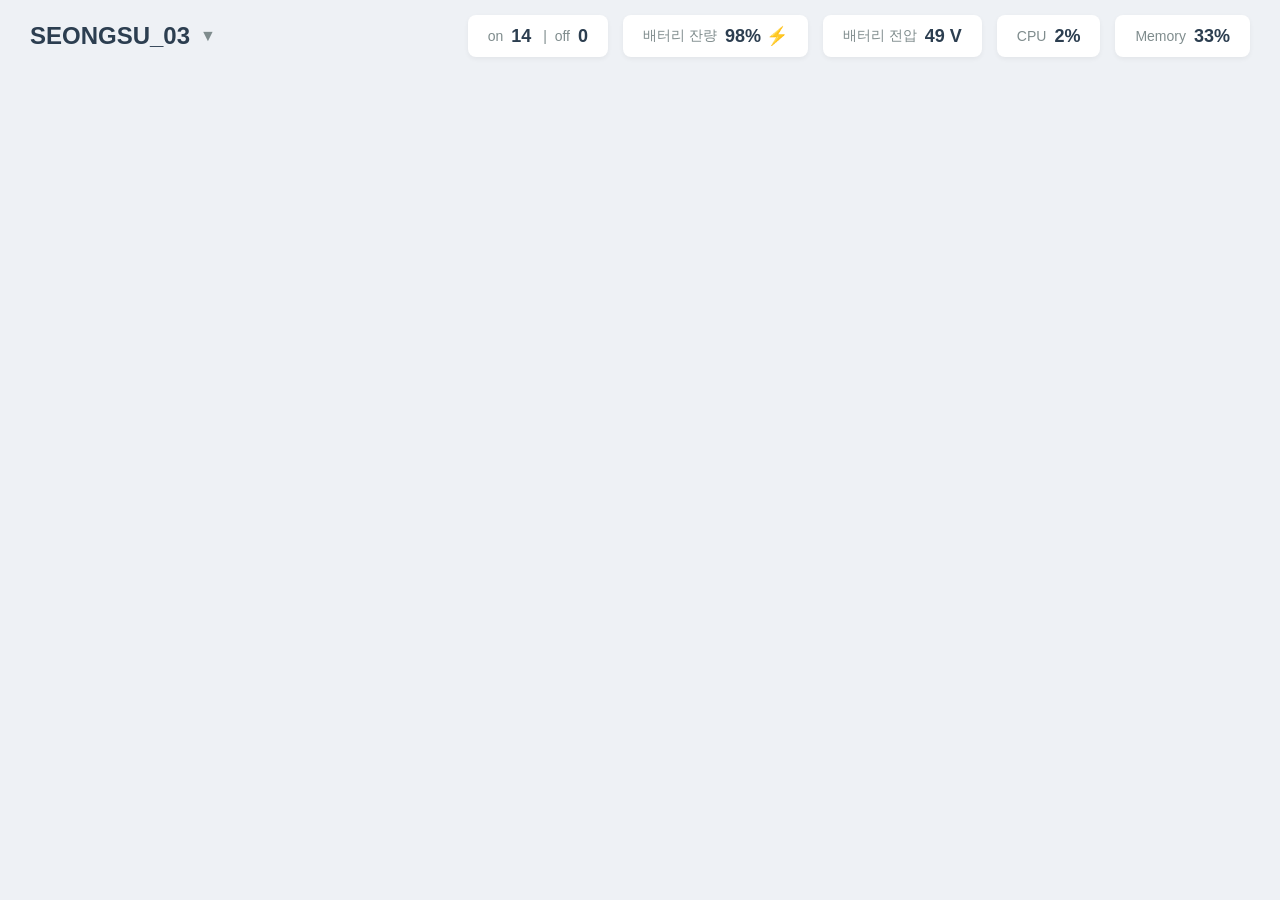
<file: robot_control_zone2.html>
<!DOCTYPE html>
<html lang="ko">
<head>
    <meta charset="UTF-8">
    <title>Zone 2: Header Module</title>
    <style>
        /* Zone 2 전체 컨테이너 스타일 (회색 배경 바탕) */
        body { margin: 0; background-color: #eef1f5; font-family: 'Segoe UI', Tahoma, Geneva, Verdana, sans-serif; }
        
        .header-zone {
            display: flex;
            justify-content: space-between; /* 양쪽 끝으로 밀어내기 */
            align-items: center;
            padding: 15px 30px;
        }

        /* 좌측 로봇 이름 텍스트 */
        .robot-title {
            font-size: 24px;
            font-weight: 800;
            color: #2c3e50;
            display: flex;
            align-items: center;
            gap: 10px;
        }

        /* 우측 상태 카드들을 묶는 컨테이너 */
        .status-panel {
            display: flex;
            gap: 15px; /* 카드 사이 간격 */
        }

        /* 개별 하얀색 상태 카드 스타일 */
        .status-card {
            background-color: #ffffff;
            padding: 10px 20px;
            border-radius: 8px;
            box-shadow: 0 2px 5px rgba(0,0,0,0.05);
            font-size: 14px;
            color: #7f8c8d;
            display: flex;
            align-items: center;
            gap: 8px;
        }

        /* 강조되는 숫자 데이터 스타일 */
        .highlight-val {
            font-size: 18px;
            font-weight: bold;
            color: #2c3e50;
        }
    </style>
</head>
<body>

    <div id="zone2-app"></div>

    <script>
        // Zone 2의 UI와 데이터를 관리하는 클래스 정의
        class Zone2Header {
            constructor(containerId) {
                this.container = document.getElementById(containerId);
            }

            // 데이터를 받아 HTML 구조를 생성하는 메서드
            render(data) {
                const htmlString = `
                    <div class="header-zone">
                        <div class="robot-title">
                            ${data.robotName} 
                            <span style="font-size: 16px; color: #7f8c8d;">▼</span>
                        </div>

                        <div class="status-panel">
                            <div class="status-card">
                                on <span class="highlight-val">${data.onCount}</span> &nbsp;|&nbsp; 
                                off <span class="highlight-val">${data.offCount}</span>
                            </div>
                            <div class="status-card">
                                배터리 잔량 <span class="highlight-val">${data.batteryPct}% ⚡</span>
                            </div>
                            <div class="status-card">
                                배터리 전압 <span class="highlight-val">${data.batteryVolt} V</span>
                            </div>
                            <div class="status-card">
                                CPU <span class="highlight-val">${data.cpuPct}%</span>
                            </div>
                            <div class="status-card">
                                Memory <span class="highlight-val">${data.memPct}%</span>
                            </div>
                        </div>
                    </div>
                `;
                this.container.innerHTML = htmlString;
                console.log("✅ Zone 2 (Header) 렌더링 완료!");
            }
        }

        // ====== 프로그램 실행부 (Main) ======
        window.onload = () => {
            // 1. 서버에서 받아왔다고 가정하는 로봇 상태 데이터
            const robotData = {
                robotName: "SEONGSU_03",
                onCount: 14,
                offCount: 0,
                batteryPct: 98,
                batteryVolt: 49,
                cpuPct: 2,
                memPct: 33
            };

            // 2. 클래스 인스턴스 생성 및 데이터 주입 실행
            const headerModule = new Zone2Header("zone2-app");
            headerModule.render(robotData);
        };
    </script>
</body>
</html>
</file>
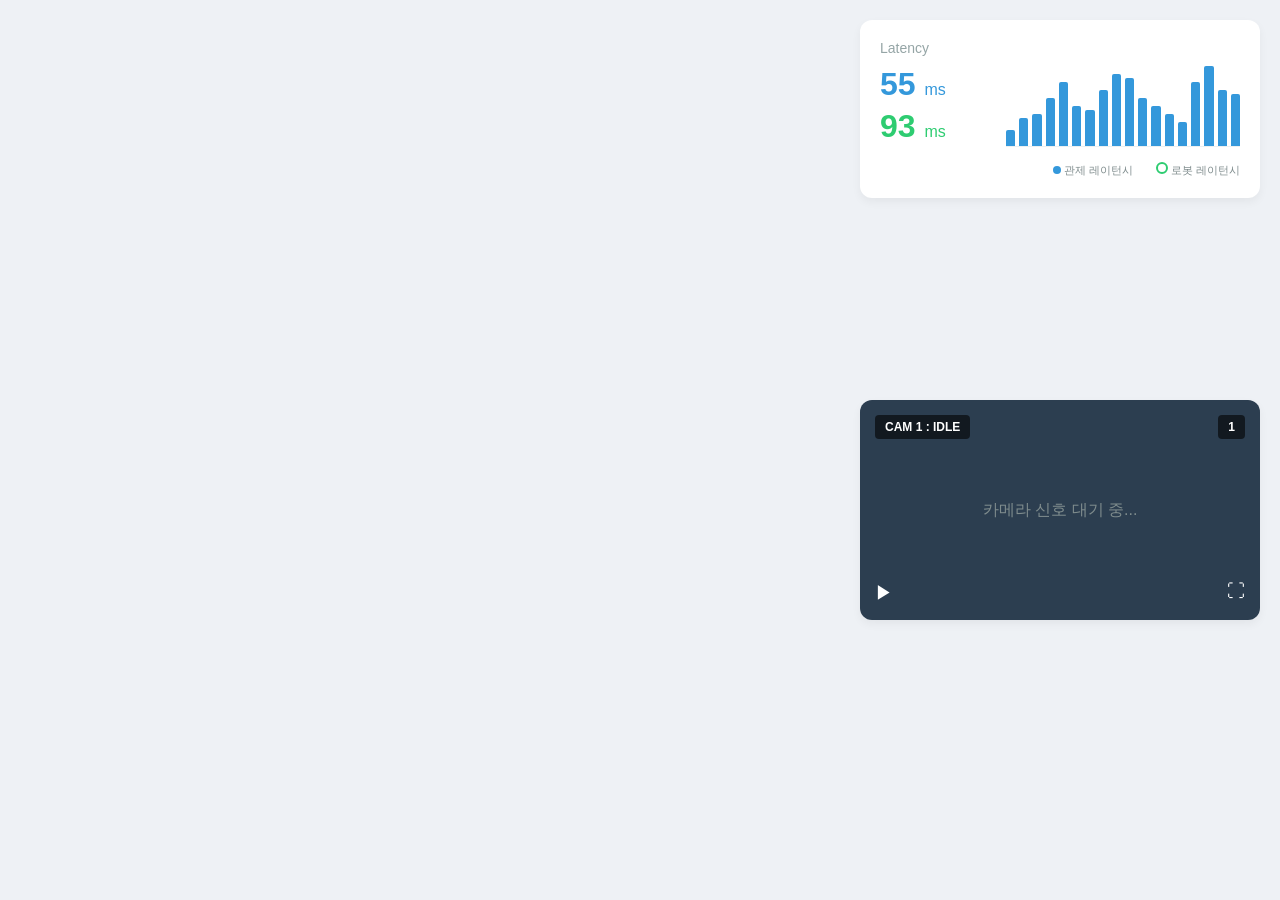
<file: robot_control_zone4.html>
<!DOCTYPE html>
<html lang="ko">
<head>
    <meta charset="UTF-8">
    <title>Zone 4: Dashboard Module</title>
    <style>
        /* 화면 전체 배경 (Zone 2와 맞춤) */
        body { margin: 0; padding: 20px; background-color: #eef1f5; font-family: 'Segoe UI', Tahoma, Geneva, Verdana, sans-serif; }
        
        /* Zone 4 전체를 감싸는 우측 패널 */
        .dashboard-panel {
            width: 400px;
            height: 600px; /* 👈 추가! 전체 패널의 높이를 넉넉하게(Zone 3 지도 높이만큼) 잡아줍니다. */
            display: flex;
            flex-direction: column;
            gap: 20px; /* 카드 사이의 세로 간격 */
            float: right; /* 임시로 화면 우측에 배치 */
        }

        /* 공통 카드 스타일 */
        .panel-card {
            background-color: #ffffff;
            border-radius: 12px;
            box-shadow: 0 4px 10px rgba(0,0,0,0.05);
            padding: 20px;
            overflow: hidden;
            position: relative;
        }

        /* --- 1. Latency (히스토그램) 카드 스타일 --- */
        .latency-header { color: #95a5a6; font-size: 14px; margin-bottom: 10px; }
        .latency-numbers { display: flex; flex-direction: column; gap: 5px; float: left; width: 30%; }
        .val-blue { color: #3498db; font-size: 32px; font-weight: bold; }
        .val-green { color: #2ecc71; font-size: 32px; font-weight: bold; }
        .unit { font-size: 16px; font-weight: normal; }

        /* 막대그래프(히스토그램) 컨테이너 */
        .chart-container {
            float: right;
            width: 65%;
            height: 80px;
            display: flex;
            align-items: flex-end; /* 막대기를 바닥으로 정렬 */
            gap: 4px;
            border-bottom: 1px solid #ecf0f1;
        }

        /* 개별 파란색 막대기 */
        .bar {
            background-color: #3498db;
            width: 10px;
            border-radius: 2px 2px 0 0;
            transition: height 0.3s ease;
        }

        /* 범례 (Legend) */
        .legend { clear: both; padding-top: 15px; font-size: 11px; color: #7f8c8d; text-align: right; }
        .legend span { margin-left: 10px; }
        .dot-blue { display: inline-block; width: 8px; height: 8px; background: #3498db; border-radius: 50%; }
        .dot-green { display: inline-block; width: 8px; height: 8px; border: 2px solid #2ecc71; border-radius: 50%; }

        /* --- 2. Camera (로봇 영상) 카드 스타일 --- */
        .camera-card { padding: 0; background-color: #2c3e50; height: 220px; display: flex; align-items: center; justify-content: center; color: white; margin-top: auto; 
        /* 👈 핵심 마법 추가! 자신 위의 빈 공간을 전부 밀어내고 맨 밑으로 붙습니다. */ }
        .cam-badge { position: absolute; top: 15px; left: 15px; background: rgba(0,0,0,0.6); padding: 5px 10px; border-radius: 4px; font-size: 12px; font-weight: bold; }
        .cam-num { position: absolute; top: 15px; right: 15px; background: rgba(0,0,0,0.6); padding: 5px 10px; border-radius: 4px; font-size: 12px; font-weight: bold; }
        .cam-controls { position: absolute; bottom: 15px; width: calc(100% - 30px); display: flex; justify-content: space-between; font-size: 18px; }
    </style>
</head>
<body>

    <div id="zone4-app"></div>

    <script>
        // Zone 4 (대시보드 패널) UI와 데이터를 관리하는 클래스 정의
        class Zone4Dashboard {
            constructor(containerId) {
                this.container = document.getElementById(containerId);
            }

            // 차트 막대기(HTML 요소)를 동적으로 생성하는 헬퍼 메서드
            generateChartBars(dataArray) {
                let barsHtml = '';
                dataArray.forEach(val => {
                    // 최대 높이를 80px로 잡고 비율 계산
                    const heightPct = Math.min(val, 100); 
                    barsHtml += `<div class="bar" style="height: ${heightPct}%;"></div>`;
                });
                return barsHtml;
            }

            // 데이터를 받아 HTML 구조를 생성하는 메서드
            render(data) {
                const chartHtml = this.generateChartBars(data.chartData);

                const htmlString = `
                    <div class="dashboard-panel">
                        
                        <div class="panel-card">
                            <div class="latency-header">Latency</div>
                            
                            <div class="latency-numbers">
                                <div class="val-blue">${data.controlLatency} <span class="unit">ms</span></div>
                                <div class="val-green">${data.robotLatency} <span class="unit">ms</span></div>
                            </div>
                            
                            <div class="chart-container">
                                ${chartHtml}
                            </div>
                            
                            <div class="legend">
                                <span><span class="dot-blue"></span> 관제 레이턴시</span>
                                <span><span class="dot-green"></span> 로봇 레이턴시</span>
                            </div>
                        </div>

                        <div class="panel-card camera-card">
                            <div class="cam-badge">CAM 1 : ${data.cameraState}</div>
                            <div class="cam-num">1</div>
                            
                            <div style="color: #7f8c8d;">카메라 신호 대기 중...</div>

                            <div class="cam-controls">
                                <span>▶</span> <span>⛶</span> </div>
                        </div>

                    </div>
                `;
                this.container.innerHTML = htmlString;
                console.log("✅ Zone 4 (Dashboard) 렌더링 완료!");
            }
        }

        // ====== 프로그램 실행부 (Main) ======
        window.onload = () => {
            // 1. 서버에서 받아왔다고 가정하는 지연 시간 및 카메라 데이터
            const dashboardData = {
                controlLatency: 55,
                robotLatency: 93,
                cameraState: "IDLE",
                // 히스토그램 막대기 높이를 결정하는 가상의 데이터 배열 (0~100 사이)
                chartData: [20, 35, 40, 60, 80, 50, 45, 70, 90, 85, 60, 50, 40, 30, 80, 100, 70, 65]
            };

            // 2. 클래스 인스턴스 생성 및 데이터 주입 실행
            const dashboardModule = new Zone4Dashboard("zone4-app");
            dashboardModule.render(dashboardData);
        };
    </script>
</body>
</html>
</file>
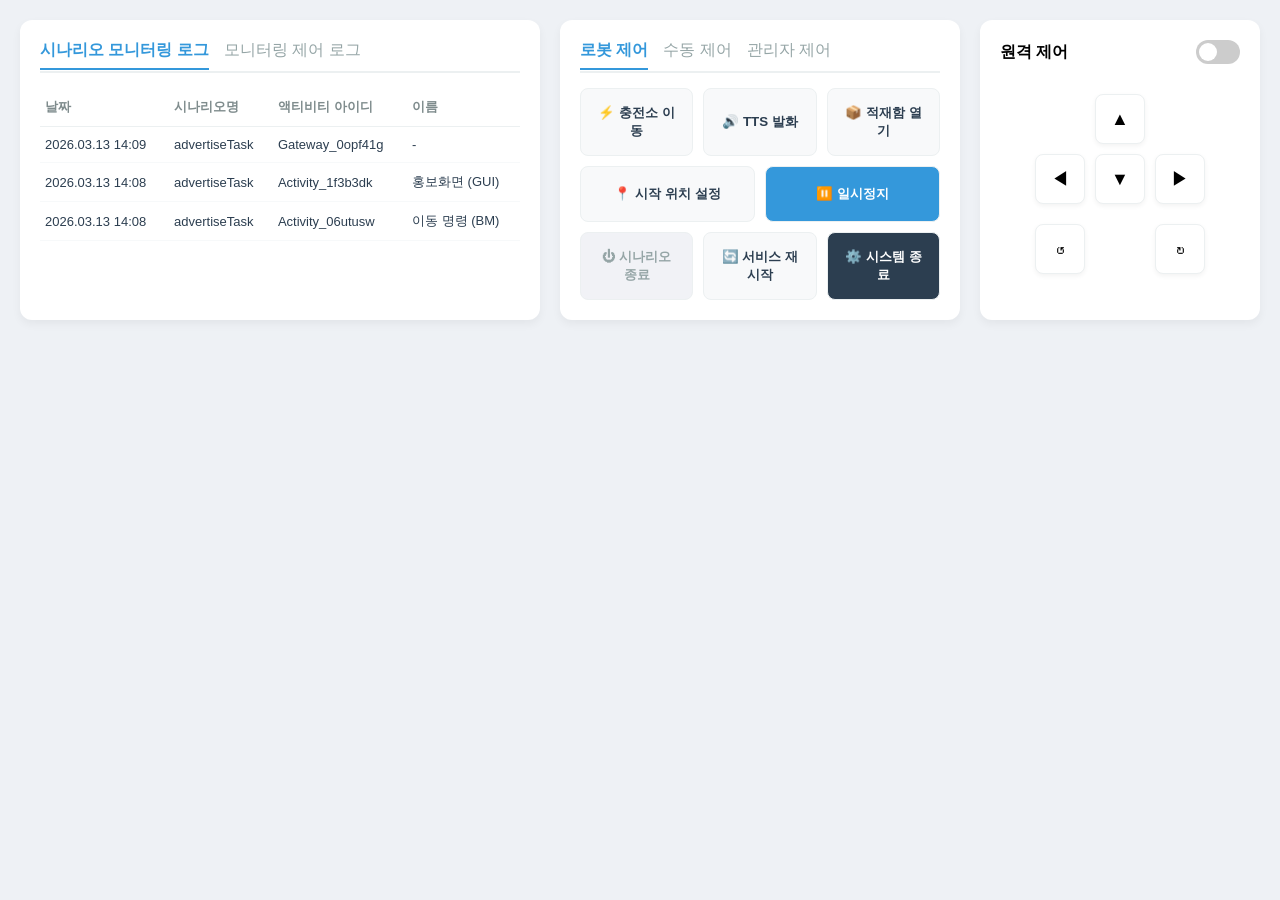
<file: robot_control_zone5-1.html>
<!DOCTYPE html>
<html lang="ko">
<head>
    <meta charset="UTF-8">
    <title>Zone 5: Footer Control Module (Upgraded)</title>
    <style>
        body { margin: 0; padding: 20px; background-color: #eef1f5; font-family: 'Segoe UI', Tahoma, sans-serif; }
        .footer-zone { display: flex; gap: 20px; height: 300px; }
        .box { background-color: #ffffff; border-radius: 12px; box-shadow: 0 4px 10px rgba(0,0,0,0.05); padding: 20px; display: flex; flex-direction: column; }
        .tabs { margin-bottom: 15px; border-bottom: 2px solid #ecf0f1; padding-bottom: 10px; }
        .tab-active { color: #3498db; font-weight: bold; margin-right: 15px; border-bottom: 2px solid #3498db; padding-bottom: 10px; }
        .tab-inactive { color: #95a5a6; margin-right: 15px; }

        /* 1. 왼쪽 로그 */
        .log-section { flex: 2; overflow-y: auto; }
        table { width: 100%; border-collapse: collapse; font-size: 13px; text-align: left; }
        th { color: #7f8c8d; padding: 10px 5px; border-bottom: 1px solid #ecf0f1; }
        td { padding: 10px 5px; border-bottom: 1px solid #f7f9fa; color: #2c3e50; }

        /* 2. 중앙 제어 */
        .control-section { flex: 1.5; }
        .btn-grid { display: grid; grid-template-columns: 1fr 1fr 1fr; gap: 10px; margin-bottom: 10px; }
        .btn-grid-large { display: grid; grid-template-columns: 1fr 1fr; gap: 10px; margin-bottom: 10px; height: 80px; }
        .btn-grid-bottom { display: grid; grid-template-columns: 1fr 1fr 1fr; gap: 10px; }
        .ctrl-btn { background-color: #f8f9fa; border: 1px solid #ecf0f1; border-radius: 8px; padding: 15px; cursor: pointer; font-weight: bold; color: #2c3e50; transition: all 0.2s ease; }
        .ctrl-btn:hover { background-color: #3498db; color: white; border-color: #3498db; }
        .btn-active { background-color: #3498db; color: white; }

        /* 3. 오른쪽 원격 제어 */
        .remote-section { flex: 1; display: flex; flex-direction: column; align-items: center; }
        .remote-header { width: 100%; display: flex; justify-content: space-between; align-items: center; font-weight: bold; margin-bottom: 30px; }
        
        /* 🌟 [추가] 슬라이드 토글 스위치 디자인 */
        .toggle-switch { position: relative; display: inline-block; width: 44px; height: 24px; }
        .toggle-switch input { opacity: 0; width: 0; height: 0; }
        .slider { position: absolute; cursor: pointer; top: 0; left: 0; right: 0; bottom: 0; background-color: #ccc; transition: .4s; border-radius: 24px; }
        .slider:before { position: absolute; content: ""; height: 18px; width: 18px; left: 3px; bottom: 3px; background-color: white; transition: .4s; border-radius: 50%; }
        input:checked + .slider { background-color: #3498db; } /* 켜졌을 때 파란색 */
        input:checked + .slider:before { transform: translateX(20px); }

        .d-pad { display: grid; grid-template-columns: 50px 50px 50px; gap: 10px; text-align: center; }
        .dpad-btn { width: 50px; height: 50px; border-radius: 8px; border: 1px solid #ecf0f1; background-color: #ffffff; cursor: pointer; font-size: 18px; box-shadow: 0 2px 5px rgba(0,0,0,0.05); transition: all 0.2s ease; }
        .dpad-btn:hover { background-color: #3498db; color: white; }
        
        /* 🌟 [추가] 클릭되어 활성화된 상태를 유지하는 클래스 */
        .dpad-active { background-color: #3498db; color: white; border-color: #3498db; }

        .up { grid-column: 2; }
        .left { grid-column: 1; }
        .down { grid-column: 2; }
        .right { grid-column: 3; }
        .rot-left { grid-column: 1; margin-top: 10px; }
        .rot-right { grid-column: 3; margin-top: 10px; }
    </style>
</head>
<body>
    <div class="footer-zone" id="zone5-app">
        <div class="box log-section">
            <div class="tabs"><span class="tab-active">시나리오 모니터링 로그</span><span class="tab-inactive">모니터링 제어 로그</span></div>
            <table>
                <tr><th>날짜</th><th>시나리오명</th><th>액티비티 아이디</th><th>이름</th></tr>
                <tr><td>2026.03.13 14:09</td><td>advertiseTask</td><td>Gateway_0opf41g</td><td>-</td></tr>
                <tr><td>2026.03.13 14:08</td><td>advertiseTask</td><td>Activity_1f3b3dk</td><td>홍보화면 (GUI)</td></tr>
                <tr><td>2026.03.13 14:08</td><td>advertiseTask</td><td>Activity_06utusw</td><td>이동 명령 (BM)</td></tr>
            </table>
        </div>

        <div class="box control-section">
            <div class="tabs"><span class="tab-active">로봇 제어</span><span class="tab-inactive">수동 제어</span><span class="tab-inactive">관리자 제어</span></div>
            <div class="btn-grid"><button class="ctrl-btn">⚡ 충전소 이동</button><button class="ctrl-btn">🔊 TTS 발화</button><button class="ctrl-btn">📦 적재함 열기</button></div>
            <div class="btn-grid-large"><button class="ctrl-btn">📍 시작 위치 설정</button><button class="ctrl-btn btn-active">⏸️ 일시정지</button></div>
            <div class="btn-grid-bottom"><button class="ctrl-btn" style="background:#f1f2f6; color:#95a5a6;">⏻ 시나리오 종료</button><button class="ctrl-btn">🔄 서비스 재시작</button><button class="ctrl-btn" style="background:#2c3e50; color:white;">⚙️ 시스템 종료</button></div>
        </div>

        <div class="box remote-section">
            <div class="remote-header">
                <span>원격 제어</span>
                <label class="toggle-switch">
                    <input type="checkbox" id="remote-toggle">
                    <span class="slider"></span>
                </label>
            </div>
            <div class="d-pad">
                <button class="dpad-btn up" onclick="setActiveDpad(this)">▲</button>
                <button class="dpad-btn left" onclick="setActiveDpad(this)">◀</button>
                <button class="dpad-btn down" onclick="setActiveDpad(this)">▼</button>
                <button class="dpad-btn right" onclick="setActiveDpad(this)">▶</button>
                <button class="dpad-btn rot-left" onclick="setActiveDpad(this)">↺</button>
                <button class="dpad-btn rot-right" onclick="setActiveDpad(this)">↻</button>
            </div>
        </div>
    </div>

    <script>
        // 🌟 [추가] 방향키를 누르면 해당 버튼만 파란색으로 고정시키는 함수
        function setActiveDpad(clickedButton) {
            // 1. 모든 방향키에서 'dpad-active' 클래스(파란색 상태)를 지웁니다.
            const allButtons = document.querySelectorAll('.dpad-btn');
            allButtons.forEach(btn => btn.classList.remove('dpad-active'));
            
            // 2. 방금 클릭한 버튼에만 'dpad-active' 클래스를 붙여줍니다.
            clickedButton.classList.add('dpad-active');
            
            console.log("명령 전송됨:", clickedButton.innerText);
        }
    </script>
</body>
</html>
</file>
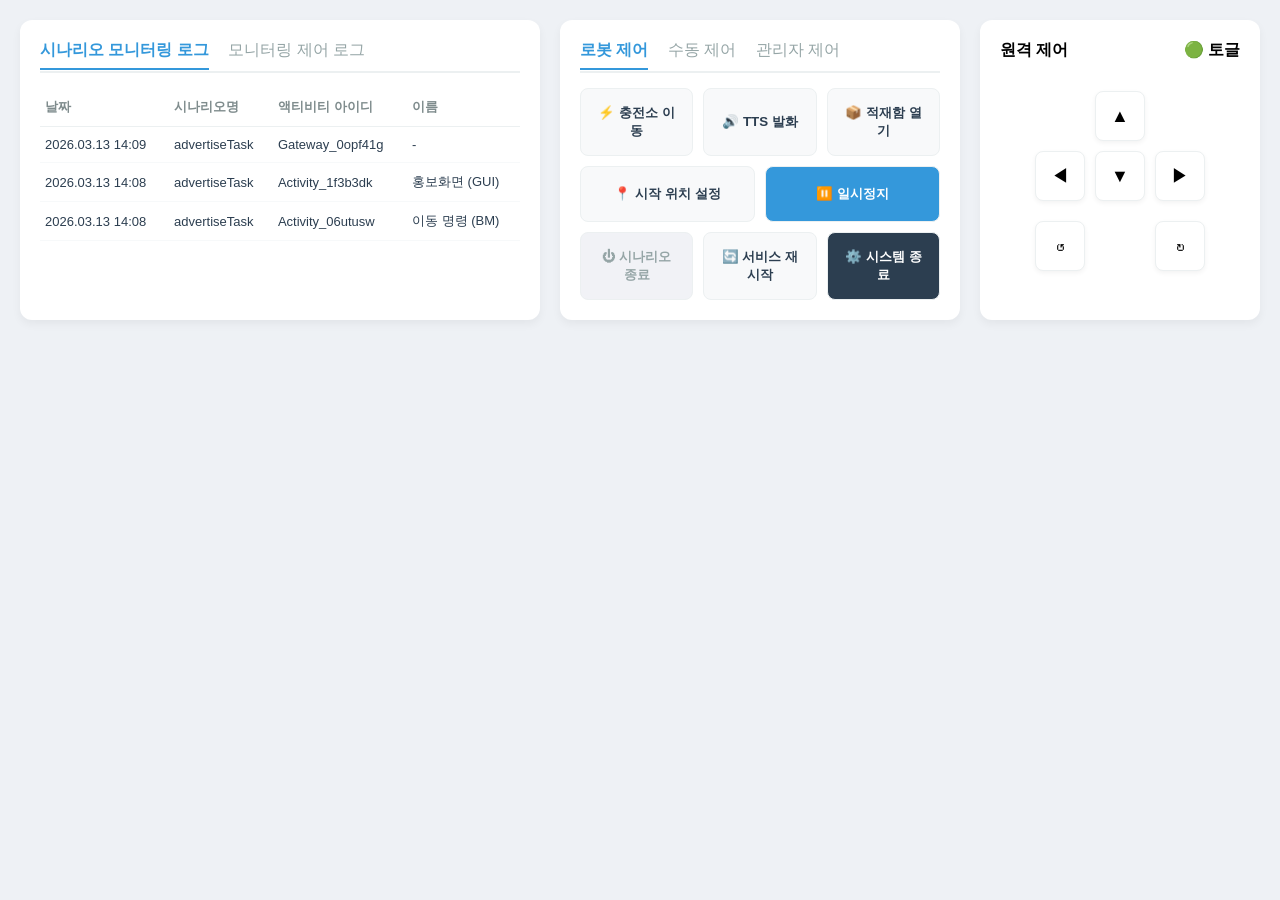
<file: robot_control_zone5.html>
<!DOCTYPE html>
<html lang="ko">
<head>
    <meta charset="UTF-8">
    <title>Zone 5: Footer Control Module</title>
    <style>
        /* Zone 5 전체 컨테이너 배경 및 정렬 */
        body { margin: 0; padding: 20px; background-color: #eef1f5; font-family: 'Segoe UI', Tahoma, sans-serif; }
        
        .footer-zone {
            display: flex;
            gap: 20px;
            height: 300px;
        }

        /* 공통 박스 디자인 (하얀색 카드) */
        .box {
            background-color: #ffffff;
            border-radius: 12px;
            box-shadow: 0 4px 10px rgba(0,0,0,0.05);
            padding: 20px;
            display: flex;
            flex-direction: column;
        }

        /* 탭(Tab) 메뉴 스타일 */
        .tabs { margin-bottom: 15px; border-bottom: 2px solid #ecf0f1; padding-bottom: 10px; }
        .tab-active { color: #3498db; font-weight: bold; margin-right: 15px; border-bottom: 2px solid #3498db; padding-bottom: 10px; }
        .tab-inactive { color: #95a5a6; margin-right: 15px; }

        /* --- 1. 왼쪽: 시나리오 모니터링 로그 (순수 HTML 테이블) --- */
        .log-section { flex: 2; /* 2의 비율로 넓게 차지함 */ overflow-y: auto; }
        table { width: 100%; border-collapse: collapse; font-size: 13px; text-align: left; }
        th { color: #7f8c8d; padding: 10px 5px; border-bottom: 1px solid #ecf0f1; }
        td { padding: 10px 5px; border-bottom: 1px solid #f7f9fa; color: #2c3e50; }

        /* --- 2. 중앙: 로봇 제어 버튼 --- */
        .control-section { flex: 1.5; }
        .btn-grid { display: grid; grid-template-columns: 1fr 1fr 1fr; gap: 10px; margin-bottom: 10px; }
        .btn-grid-large { display: grid; grid-template-columns: 1fr 1fr; gap: 10px; margin-bottom: 10px; height: 80px; }
        .btn-grid-bottom { display: grid; grid-template-columns: 1fr 1fr 1fr; gap: 10px; }
        
        /* 제어 버튼 공통 스타일 */
        .ctrl-btn {
            background-color: #f8f9fa; border: 1px solid #ecf0f1; border-radius: 8px;
            padding: 15px; cursor: pointer; font-weight: bold; color: #2c3e50;
            transition: all 0.2s ease; /* 🌟 색상이 스르륵 변하게 하는 마법! */
        }
        
        /* 🌟 [요청하신 기능] 마우스 올렸을 때 파란색으로 변하는 액션! */
        .ctrl-btn:hover { background-color: #3498db; color: white; border-color: #3498db; }
        
        /* 이미 눌려있는(활성화된) 버튼 스타일 */
        .btn-active { background-color: #3498db; color: white; }

        /* --- 3. 오른쪽: 원격 제어 (D-pad) --- */
        .remote-section { flex: 1; display: flex; flex-direction: column; align-items: center; }
        .remote-header { width: 100%; display: flex; justify-content: space-between; font-weight: bold; margin-bottom: 30px; }
        .d-pad { display: grid; grid-template-columns: 50px 50px 50px; gap: 10px; text-align: center; }
        
        .dpad-btn {
            width: 50px; height: 50px; border-radius: 8px; border: 1px solid #ecf0f1; 
            background-color: #ffffff; cursor: pointer; font-size: 18px;
            box-shadow: 0 2px 5px rgba(0,0,0,0.05);
            transition: all 0.2s ease;
        }
        
        /* 🌟 [요청하신 기능] 방향키에 마우스 올렸을 때 파란색 액션! */
        .dpad-btn:hover { background-color: #3498db; color: white; }

        .up { grid-column: 2; }
        .left { grid-column: 1; }
        .down { grid-column: 2; }
        .right { grid-column: 3; }
        .rot-left { grid-column: 1; margin-top: 10px; }
        .rot-right { grid-column: 3; margin-top: 10px; }
    </style>
</head>
<body>

    <div class="footer-zone" id="zone5-app">
        
        <div class="box log-section">
            <div class="tabs">
                <span class="tab-active">시나리오 모니터링 로그</span>
                <span class="tab-inactive">모니터링 제어 로그</span>
            </div>
            <table>
                <tr><th>날짜</th><th>시나리오명</th><th>액티비티 아이디</th><th>이름</th></tr>
                <tr><td>2026.03.13 14:09</td><td>advertiseTask</td><td>Gateway_0opf41g</td><td>-</td></tr>
                <tr><td>2026.03.13 14:08</td><td>advertiseTask</td><td>Activity_1f3b3dk</td><td>홍보화면 (GUI)</td></tr>
                <tr><td>2026.03.13 14:08</td><td>advertiseTask</td><td>Activity_06utusw</td><td>이동 명령 (BM)</td></tr>
            </table>
        </div>

        <div class="box control-section">
            <div class="tabs">
                <span class="tab-active">로봇 제어</span>
                <span class="tab-inactive">수동 제어</span>
                <span class="tab-inactive">관리자 제어</span>
            </div>
            <div class="btn-grid">
                <button class="ctrl-btn">⚡ 충전소 이동</button>
                <button class="ctrl-btn">🔊 TTS 발화</button>
                <button class="ctrl-btn">📦 적재함 열기</button>
            </div>
            <div class="btn-grid-large">
                <button class="ctrl-btn">📍 시작 위치 설정</button>
                <button class="ctrl-btn btn-active">⏸️ 일시정지</button>
            </div>
            <div class="btn-grid-bottom">
                <button class="ctrl-btn" style="background:#f1f2f6; color:#95a5a6;">⏻ 시나리오 종료</button>
                <button class="ctrl-btn">🔄 서비스 재시작</button>
                <button class="ctrl-btn" style="background:#2c3e50; color:white;">⚙️ 시스템 종료</button>
            </div>
        </div>

        <div class="box remote-section">
            <div class="remote-header">
                <span>원격 제어</span>
                <span>🟢 토글</span>
            </div>
            <div class="d-pad">
                <button class="dpad-btn up" onclick="alert('전진 명령 전송!')">▲</button>
                <button class="dpad-btn left">◀</button>
                <button class="dpad-btn down">▼</button>
                <button class="dpad-btn right">▶</button>
                <button class="dpad-btn rot-left">↺</button>
                <button class="dpad-btn rot-right">↻</button>
            </div>
        </div>

    </div>

</body>
</html>
</file>
